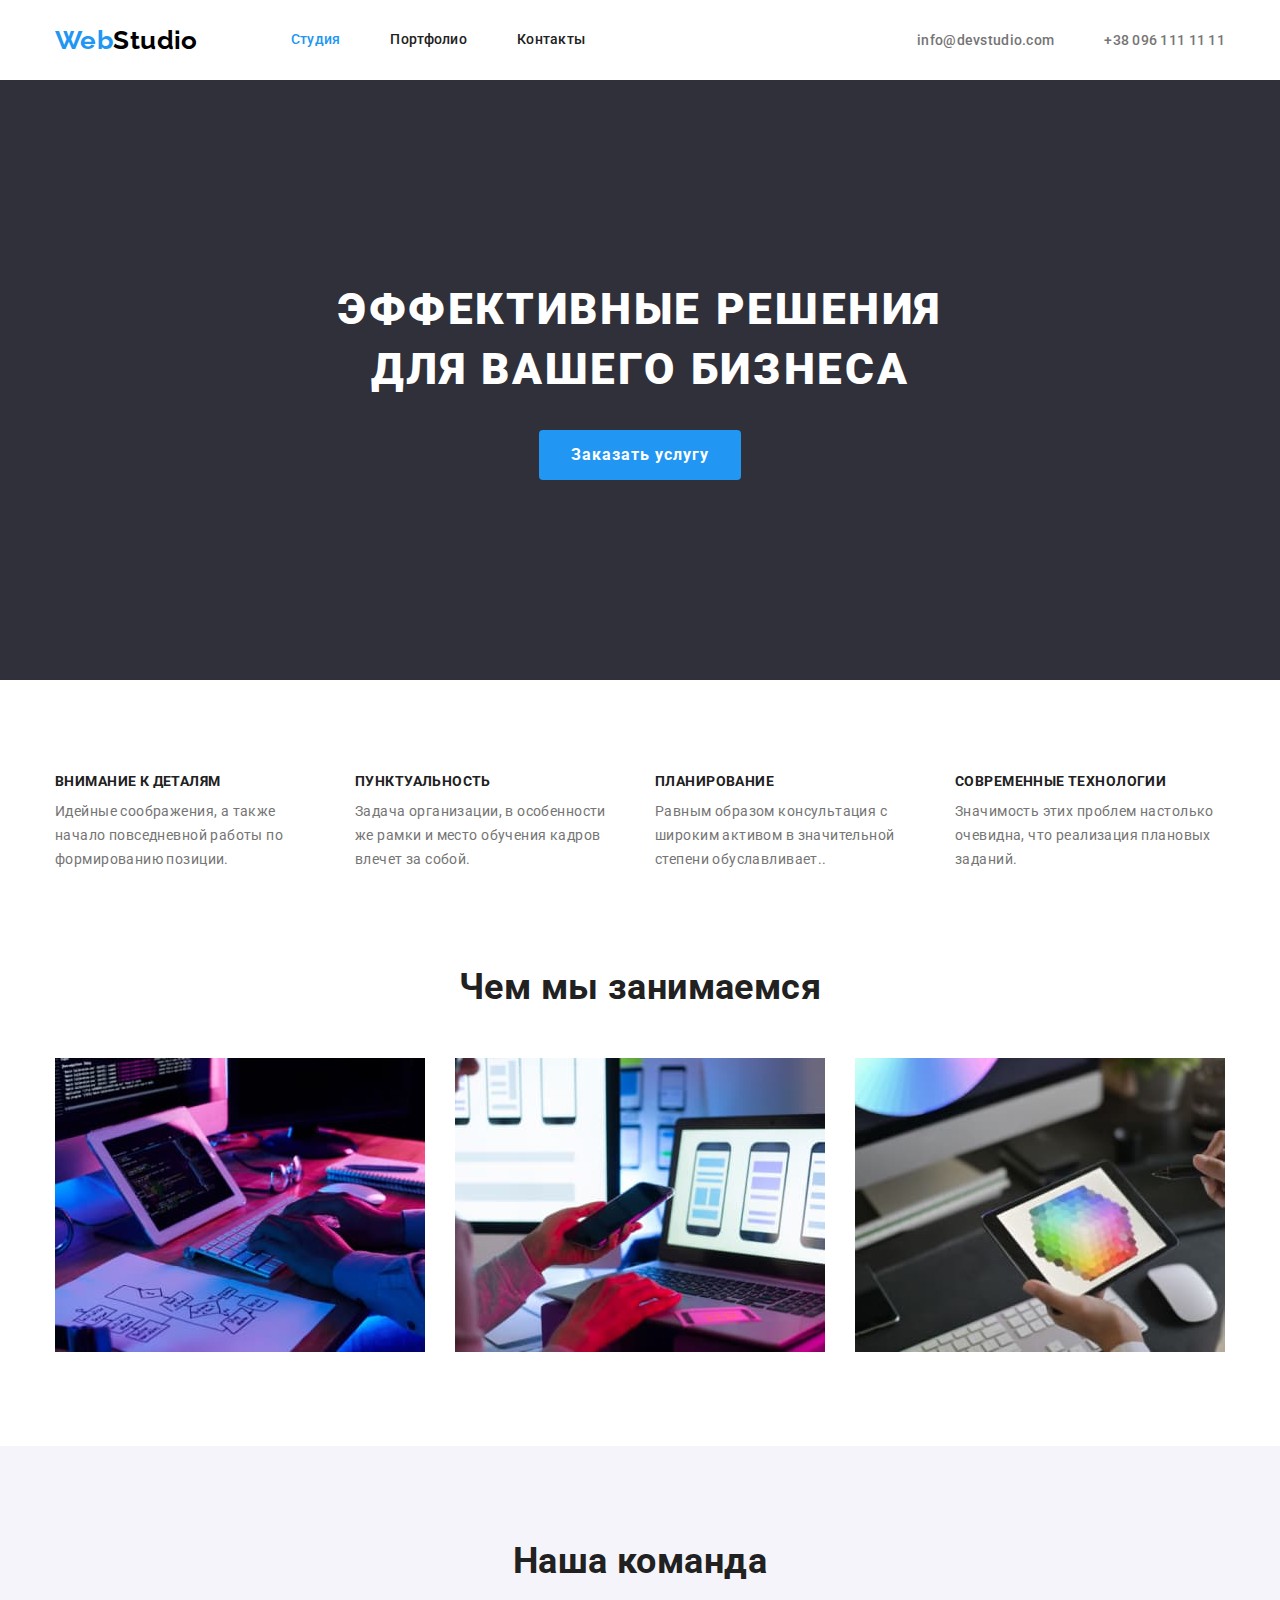
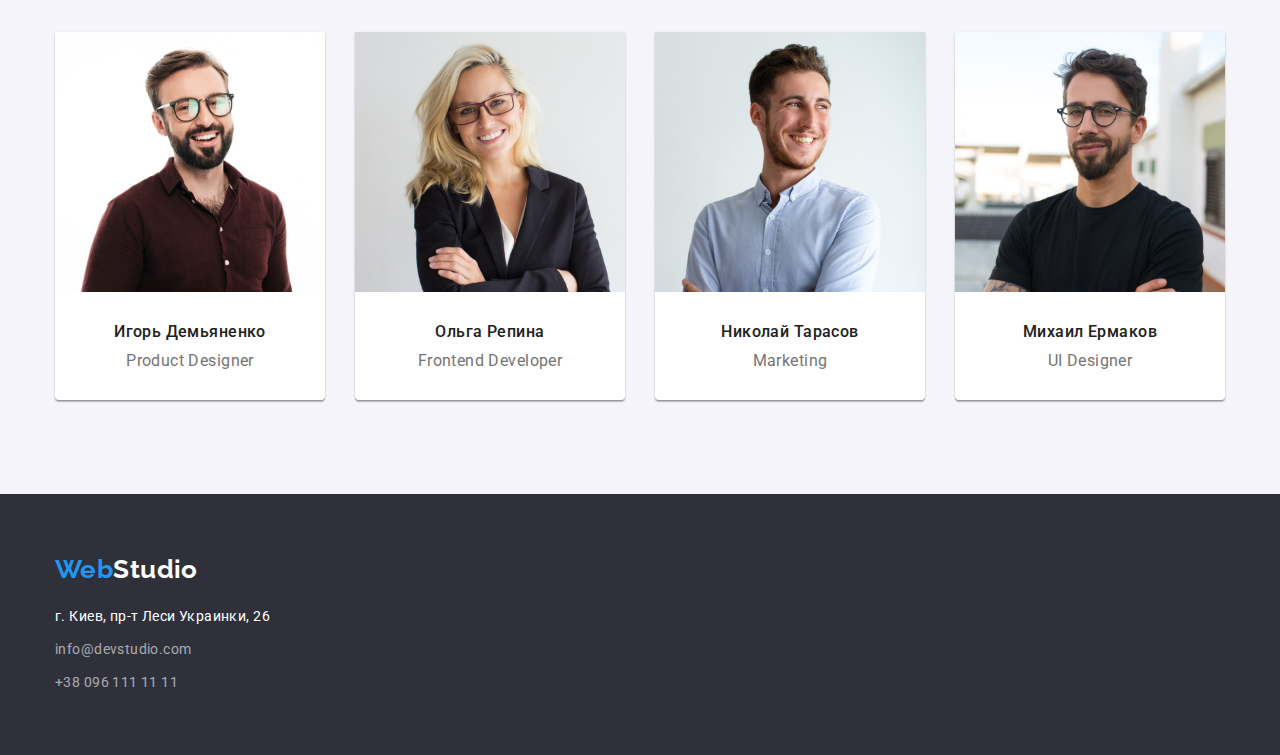
<file: index.html>
<!DOCTYPE html>
<html lang="ru">
  <head>
    <meta charset="UTF-8" />
    <meta http-equiv="X-UA-Compatible" content="IE=edge" />
    <meta name="viewport" content="width=device-width, initial-scale=1.0" />
    <link rel="preconnect" href="https://fonts.googleapis.com" />
    <link rel="preconnect" href="https://fonts.gstatic.com" crossorigin />
    <link
      href="https://fonts.googleapis.com/css2?family=Raleway:wght@700&family=Roboto:wght@400;500;700;900&display=swap"
      rel="stylesheet"
    />
    <link
      rel="stylesheet"
      href="https://cdnjs.cloudflare.com/ajax/libs/modern-normalize/1.1.0/modern-normalize.min.css"
    />
    <link rel="stylesheet" href="./css/styles.css" />
    <title>Студия</title>
  </head>

  <!--Зміст сайту Студії-->

  <body>
    <header class="header-section">
      <div class="container header-container">
        <a class="logo link" href="index.html" lang="en"
          >Web<span class="logo-black">Studio</span></a
        >
        <nav class="header-nav">
          <ul class="header-nav-list list">
            <li class="header-nav-item">
              <a class="header-nav-link active link" href="./index.html">Студия</a>
            </li>
            <li class="header-nav-item">
              <a class="header-nav-link link" href="./portfolio.html">Портфолио</a>
            </li>
            <li class="header-nav-item"><a class="header-nav-link link" href="#">Контакты</a></li>
          </ul>
        </nav>

        <!--Контакти студії-->

        <ul class="header-contact-list">
          <li class="header-contact-item">
            <a class="header-contact-link link" href="mailto:info@devstudio.com"
              >info@devstudio.com</a
            >
          </li>
          <li class="header-contact-item">
            <a class="header-contact-link link" href="tel:+380961111111">+38 096 111 11 11</a>
          </li>
        </ul>
      </div>
    </header>

    <!--Основна інформація сайту студії-->

    <main>
      <section class="section hero">
        <h1 class="hero-title">Эффективные решения для вашего бизнеса</h1>
        <button class="hero-button" type="button">Заказать услугу</button>
      </section>

      <!--Блок інформації про принципи та політику Студії-->

      <section class="section features-section">
        <!--Заголовок для ассистивних технологій-->
        <div class="container">
          <h2 class="sr-only">Наши принципы</h2>
          <ul class="features-list list">
            <li class="features-item">
              <h3 class="features-title">Внимание к деталям</h3>
              <p class="features-text">
                Идейные соображения, а также начало повседневной работы по формированию позиции.
              </p>
            </li>
            <li class="features-item">
              <h3 class="features-title">Пунктуальность</h3>
              <p class="features-text">
                Задача организации, в особенности же рамки и место обучения кадров влечет за собой.
              </p>
            </li>
            <li class="features-item">
              <h3 class="features-title">Планирование</h3>
              <p class="features-text">
                Равным образом консультация с широким активом в значительной степени обуславливает..
              </p>
            </li>
            <li class="features-item">
              <h3 class="features-title">Современные технологии</h3>
              <p class="features-text">
                Значимость этих проблем настолько очевидна, что реализация плановых заданий.
              </p>
            </li>
          </ul>
        </div>
      </section>

      <!--Блок інформації про послуги-->

      <section class="section work-section">
        <div class="container">
          <h2 class="section-title">Чем мы занимаемся</h2>
          <ul class="work-list list">
            <li class="work-item">
              <img
                src="./images/main-page/work-1.jpg"
                alt="Услуга по написанию кода"
                width="370"
                height="294"
              />
            </li>
            <li class="work-item">
              <img
                src="./images/main-page/work-2.jpg"
                alt="Услуга по разработке мобильных приложений"
                width="370"
                height="294"
              />
            </li>
            <li class="work-item">
              <img
                src="./images/main-page/work-3.jpg"
                alt="Услуга раазработки дизайна"
                width="370"
                height="294"
              />
            </li>
          </ul>
        </div>
      </section>

      <!--Блок інформації про співробітників-->

      <section class="section section-team">
        <div class="container">
          <h2 class="section-title">Наша команда</h2>
          <ul class="team-list list">
            <li class="team-item">
              <img
                class="team-unit-photo"
                src="./images/main-page/team-1.jpg"
                alt="Член команды Игорь Демьяненко"
                width="270"
                height="260"
              />
              <div class="team-unit-description">
                <h3 class="team-unit">Игорь Демьяненко</h3>
                <p class="team-profession" lang="en">Product Designer</p>
              </div>
            </li>
            <li class="team-item">
              <img
                class="team-unit-photo"
                src="./images/main-page/team-2.jpg"
                alt="Член команды Ольга Репина"
                width="270"
                height="260"
              />
              <div class="team-unit-description">
                <h3 class="team-unit">Ольга Репина</h3>
                <p class="team-profession" lang="en">Frontend Developer</p>
              </div>
            </li>
            <li class="team-item">
              <img
                class="team-unit-photo"
                src="./images/main-page/team-3.jpg"
                alt="Член команды Николай Тарасов"
                width="270"
                height="260"
              />
              <div class="team-unit-description">
                <h3 class="team-unit">Николай Тарасов</h3>
                <p class="team-profession" lang="en">Marketing</p>
              </div>
            </li>
            <li class="team-item">
              <img
                class="team-unit-photo"
                src="./images/main-page/team-4.jpg"
                alt="Член команды Михаил Ермаков"
                width="270"
                height="260"
              />
              <div class="team-unit-description">
                <h3 class="team-unit">Михаил Ермаков</h3>
                <p class="team-profession" lang="en">UI Designer</p>
              </div>
            </li>
          </ul>
        </div>
      </section>
    </main>

    <!--Футер сайту-->

    <footer class="footer">
      <div class="container">
        <a class="logo link logo-footer" href="./index.html" lang="en"
          >Web<span class="logo-white">Studio</span></a
        >
        <address class="footer-contact">
          <ul class="footer-contact-list list">
            <li class="footer-contact-item">
              <a
                class="footer-contact-adress"
                href="https://goo.gl/maps/XeqfAgBL67WMoKfA7"
                target="_blank"
                rel="noreferrer noopener"
                >г. Киев, пр-т Леси Украинки, 26</a
              >
            </li>
            <li class="footer-contact-item">
              <a class="footer-contact-link" href="mailto:info@devstudio.com">info@devstudio.com</a>
            </li>
            <li class="footer-contact-item">
              <a class="footer-contact-link" href="tel:+380961111111">+38 096 111 11 11</a>
            </li>
          </ul>
        </address>
      </div>
    </footer>
  </body>
</html>
</file>
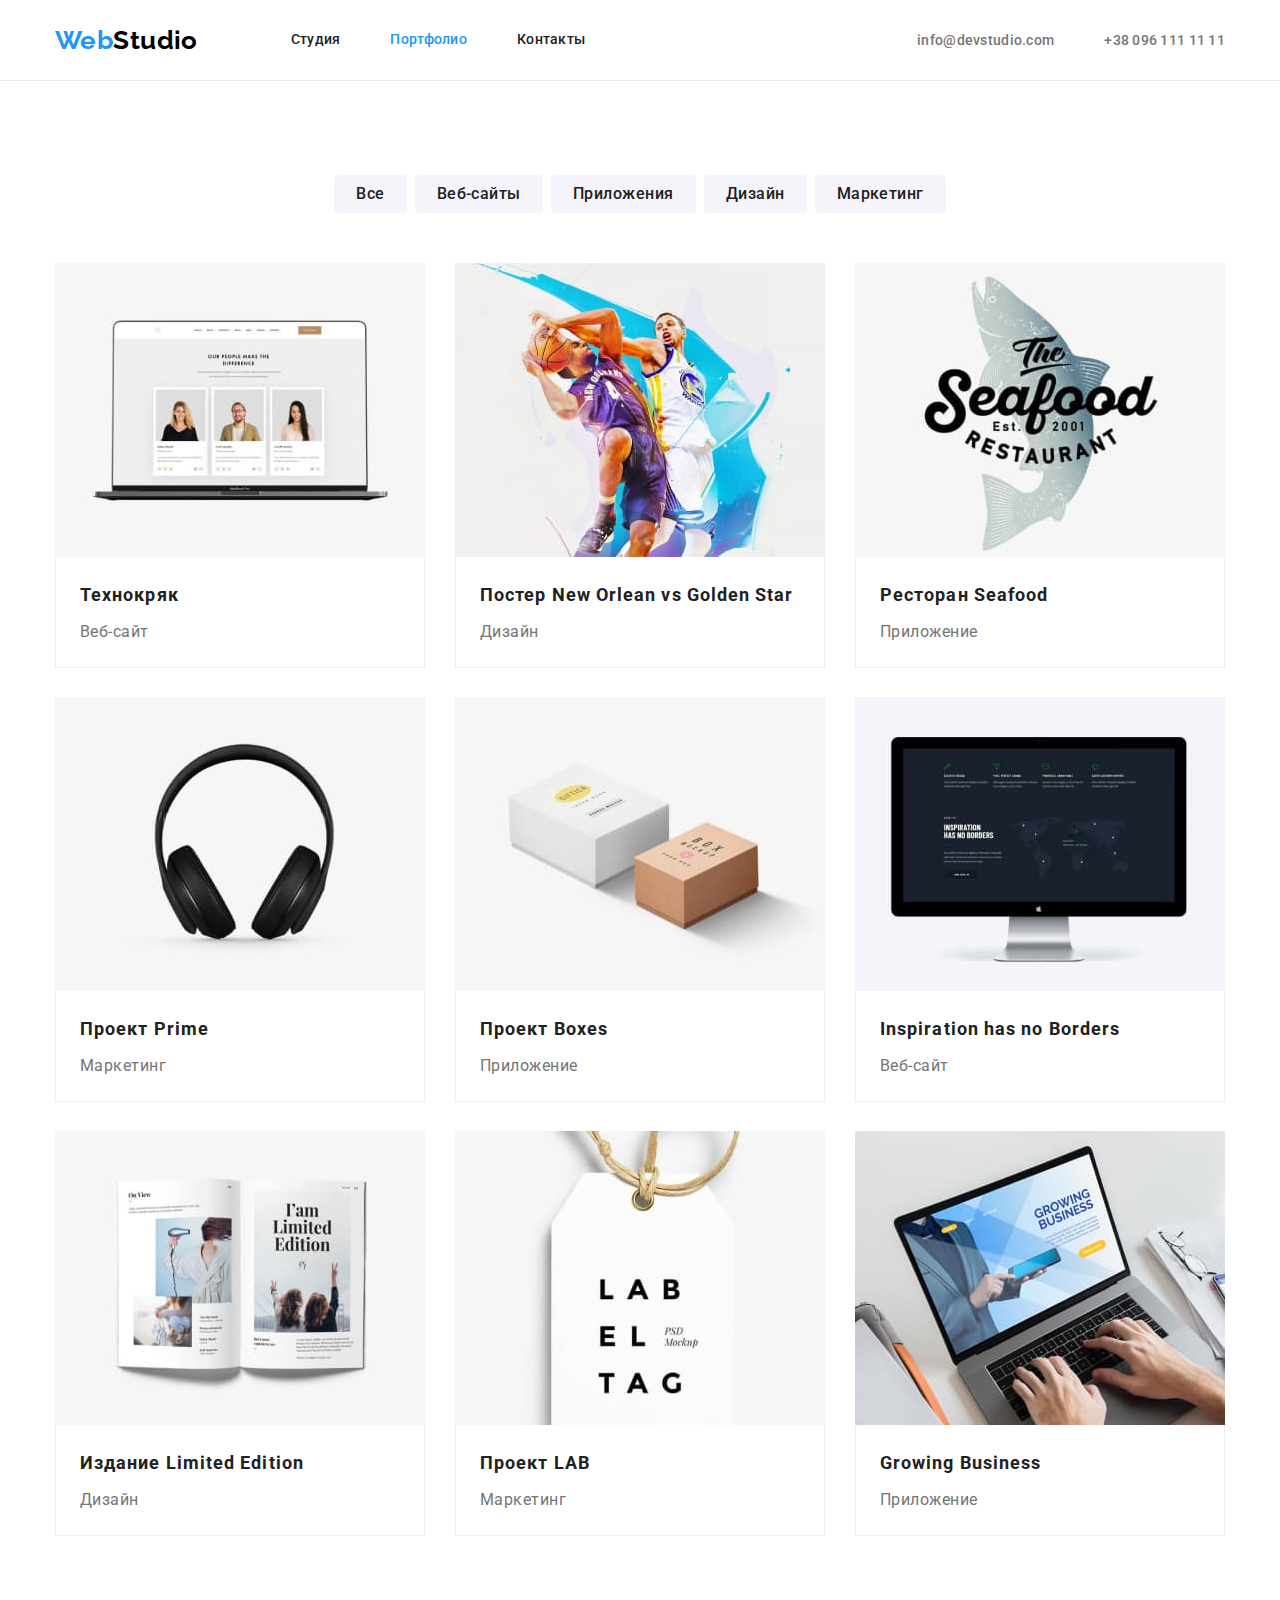
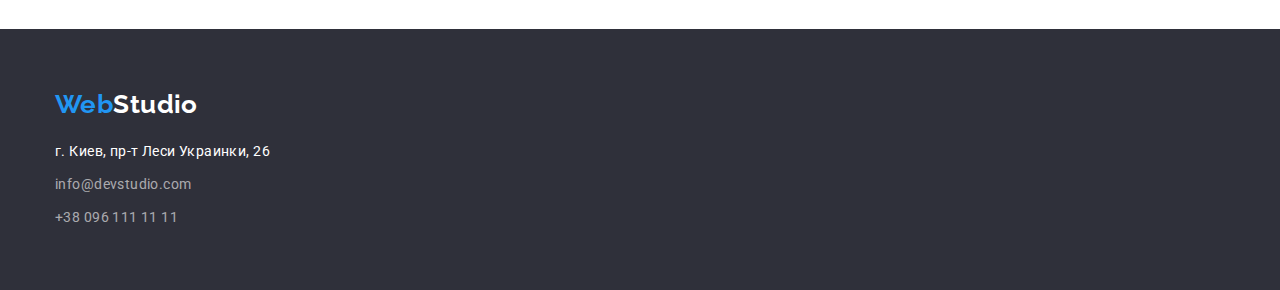
<file: portfolio.html>
<!DOCTYPE html>
<html lang="ru">
  <head>
    <meta charset="UTF-8" />
    <meta http-equiv="X-UA-Compatible" content="IE=edge" />
    <meta name="viewport" content="width=device-width, initial-scale=1.0" />
    <link rel="preconnect" href="https://fonts.googleapis.com" />
    <link rel="preconnect" href="https://fonts.gstatic.com" crossorigin />
    <link
      href="https://fonts.googleapis.com/css2?family=Raleway:wght@700&family=Roboto:wght@400;500;700;900&display=swap"
      rel="stylesheet"
    />
    <link
      rel="stylesheet"
      href="https://cdnjs.cloudflare.com/ajax/libs/modern-normalize/1.1.0/modern-normalize.min.css"
    />
    <link rel="stylesheet" href="./css/styles.css" />
    <title>Портфолио</title>
  </head>

  <!--Зміст сайту Студії-->

  <body>
    <header class="header-section-portfolio">
      <div class="container header-container">
        <a class="logo link" href="index.html" lang="en"
          >Web<span class="logo-black">Studio</span></a
        >
        <nav class="header-nav">
          <ul class="header-nav-list list">
            <li class="header-nav-item">
              <a class="header-nav-link link" href="./index.html">Студия</a>
            </li>
            <li class="header-nav-item">
              <a class="header-nav-link active link" href="./portfolio.html">Портфолио</a>
            </li>
            <li class="header-nav-item"><a class="header-nav-link link" href="#">Контакты</a></li>
          </ul>
        </nav>

        <!--Контакти студії-->

        <ul class="header-contact-list list">
          <li class="header-contact-item">
            <a class="header-contact-link link" href="mailto:info@devstudio.com"
              >info@devstudio.com</a
            >
          </li>
          <li class="header-contact-item">
            <a class="header-contact-link link" href="tel:+380961111111">+38 096 111 11 11</a>
          </li>
        </ul>
      </div>
    </header>

    <!--Основна інформація сторінки портфоліо-->

    <main>
      <section class="section portfolio-section">
        <div class="container">
          <!--Фільтр портфоліо-->
          <h1 class="sr-only">Примеры работ</h1>
          <ul class="potfolio-filtr list">
            <li class="portfolio-filtr-button">
              <button class="portfolio-filtr-button-item" type="button">Все</button>
            </li>
            <li class="portfolio-filtr-button">
              <button class="portfolio-filtr-button-item" type="button">Веб-сайты</button>
            </li>
            <li class="portfolio-filtr-button">
              <button class="portfolio-filtr-button-item" type="button">Приложения</button>
            </li>
            <li class="portfolio-filtr-button">
              <button class="portfolio-filtr-button-item" type="button">Дизайн</button>
            </li>
            <li class="portfolio-filtr-button">
              <button class="portfolio-filtr-button-item" type="button">Маркетинг</button>
            </li>
          </ul>

          <!--Матеріали портфоліо-->

          <ul class="portfolio-list list">
            <li class="portfolio-item">
              <a href="#">
                <div class="portfolio-card-picture">
                  <img
                    src="./images/portfolio/project-1.jpg"
                    alt="Веб-сайт Технокряк"
                    width="370"
                    height="294"
                  />
                </div>
                <div class="portfolio-card-content">
                  <h2 class="portfolio-list-title">Технокряк</h2>
                  <p class="portfolio-list-text">Веб-сайт</p>
                </div>
              </a>
            </li>
            <li class="portfolio-item">
              <a href="#">
                <div class="portfolio-card-picture">
                  <img
                    src="./images/portfolio/project-2.jpg"
                    alt="Дизайн постера баскетболльного матча New Orlean vs Golden Star"
                    width="370"
                    height="294"
                  />
                </div>
                <div class="portfolio-card-content">
                  <h2 class="portfolio-list-title">Постер New Orlean vs Golden Star</h2>
                  <p class="portfolio-list-text">Дизайн</p>
                </div>
              </a>
            </li>
            <li class="portfolio-item">
              <a href="#">
                <div class="portfolio-card-picture">
                  <img
                    src="./images/portfolio/project-3.jpg"
                    alt="Приложение для ресторана Seafood"
                    width="370"
                    height="294"
                  />
                </div>
                <div class="portfolio-card-content">
                  <h2 class="portfolio-list-title">Ресторан Seafood</h2>
                  <p class="portfolio-list-text">Приложение</p>
                </div>
              </a>
            </li>
            <li class="portfolio-item">
              <a href="#">
                <div class="portfolio-card-picture">
                  <img
                    src="./images/portfolio/project-4.jpg"
                    alt="Проект в сфере маркетинга под названием Prime с наушниками"
                    width="370"
                    height="294"
                  />
                </div>
                <div class="portfolio-card-content">
                  <h2 class="portfolio-list-title">Проект Prime</h2>
                  <p class="portfolio-list-text">Маркетинг</p>
                </div>
              </a>
            </li>
            <li class="portfolio-item">
              <a href="#">
                <div class="portfolio-card-picture">
                  <img
                    src="./images/portfolio/project-5.jpg"
                    alt="Приложение для проекта Boxes"
                    width="370"
                    height="294"
                  />
                </div>
                <div class="portfolio-card-content">
                  <h2 class="portfolio-list-title">Проект Boxes</h2>
                  <p class="portfolio-list-text">Приложение</p>
                </div>
              </a>
            </li>
            <li class="portfolio-item">
              <a href="#">
                <div class="portfolio-card-picture">
                  <img
                    src="./images/portfolio/project-6.jpg"
                    alt="Веб-сайт Inspiration has no Borders на черном фоне"
                    width="370"
                    height="294"
                  />
                </div>
                <div class="portfolio-card-content">
                  <h2 class="portfolio-list-title">Inspiration has no Borders</h2>
                  <p class="portfolio-list-text">Веб-сайт</p>
                </div>
              </a>
            </li>
            <li class="portfolio-item">
              <a href="#">
                <div class="portfolio-card-picture">
                  <img
                    src="./images/portfolio/project-7.jpg"
                    alt="Дизайн для издания Limited Edition"
                    width="370"
                    height="294"
                  />
                </div>
                <div class="portfolio-card-content">
                  <h2 class="portfolio-list-title">Издание Limited Edition</h2>
                  <p class="portfolio-list-text">Дизайн</p>
                </div>
              </a>
            </li>
            <li class="portfolio-item">
              <a href="#">
                <div class="portfolio-card-picture">
                  <img
                    src="./images/portfolio/project-8.jpg"
                    alt="Проект в сфере маркетинга под названием LAB"
                    width="370"
                    height="294"
                  />
                </div>
                <div class="portfolio-card-content">
                  <h2 class="portfolio-list-title">Проект LAB</h2>
                  <p class="portfolio-list-text">Маркетинг</p>
                </div>
              </a>
            </li>
            <li class="portfolio-item">
              <a href="#">
                <div class="portfolio-card-picture">
                  <img
                    src="./images/portfolio/project-9.jpg"
                    alt="Приложение Growing Business"
                    width="370"
                    height="294"
                  />
                </div>
                <div class="portfolio-card-content">
                  <h2 class="portfolio-list-title">Growing Business</h2>
                  <p class="portfolio-list-text">Приложение</p>
                </div>
              </a>
            </li>
          </ul>
        </div>
      </section>
    </main>

    <!--Футер сайту-->

    <footer class="footer">
      <div class="container">
        <a class="logo link logo-footer" href="./index.html" lang="en"
          >Web<span class="logo-white">Studio</span></a
        >
        <address class="footer-contact">
          <ul class="footer-contact-list list">
            <li class="footer-contact-item">
              <a
                class="footer-contact-adress"
                href="https://goo.gl/maps/XeqfAgBL67WMoKfA7"
                target="_blank"
                rel="noreferrer noopener"
                >г. Киев, пр-т Леси Украинки, 26</a
              >
            </li>
            <li class="footer-contact-item">
              <a class="footer-contact-link" href="mailto:info@devstudio.com">info@devstudio.com</a>
            </li>
            <li class="footer-contact-item">
              <a class="footer-contact-link" href="tel:+380961111111">+38 096 111 11 11</a>
            </li>
          </ul>
        </address>
      </div>
    </footer>
  </body>
</html>
</file>
<file: css/styles.css>
/* Головний псевдоклас для перемінних */
:root {
  --primary-text-color: #212121;
  --secondary-text-color: #757575;
  --white-text-color: #ffffff;
  --accent-color: #2196f3;
  --black-logo-color: #000000;
  --footer-text-color: rgba(255, 255, 255, 0.6);
  --white-background-color: #ffffff;
  --hero-background-color: #2f303a;
  --team-background-color: #f5f4fa;
  --hero-button-focus: #1e7cc9;
}

/* основний клас */
html {
  box-sizing: border-box;
  margin: 0 auto;
}

body {
  font-family: Roboto, sans-serif;
  font-size: 14px;
  line-height: 1.71;
  letter-spacing: 0.03em;
  background-color: var(--white-background-color);
  color: var(--primary-text-color);
}

address {
  font-style: normal;
}

/* Прибираю оформлення посилання */

a {
  text-decoration: none;
}

/* Прибираю точки в списку */

ul {
  list-style-type: none;
}

/* зображення переводи з лінійних в блочні */

img {
  display: block;
  max-width: 100%;
}

/* прибираєм зайве в посилланнях та списку */
.link {
  text-decoration: none;
}
.list {
  list-style: none;
  padding-left: 0;
  margin: 0;
}

/* Оформлення логотипу */
.logo {
  display: flex;
  align-items: center;
  font-family: 'Raleway', sans-serif;
  font-style: normal;
  font-weight: 700;
  font-size: 26px;
  line-height: 1.19;
  color: var(--accent-color);
}

/* Оформлення заголовків */
.section-title {
  font-weight: 700;
  font-size: 36px;
  line-height: 1.17;
  text-align: center;
  color: var(--primary-text-color);
  margin-bottom: 50px;
}

/* Ховаємо непотрібні заголовки screen reader only */
.sr-only {
  position: absolute;
  width: 1px;
  height: 1px;
  margin: -1px;
  border: 0;
  padding: 0;
  white-space: nowrap;
  clip-path: inset(100%);
  clip: rect(0 0 0 0);
  overflow: hidden;
}

.container {
  width: 1200px;
  padding-left: 15px;
  padding-right: 15px;
  margin: 0 auto;
}

.section {
  padding-top: 94px;
  padding-bottom: 94px;
}

/* Оформллення хедера */
.logo-black {
  color: var(--black-logo-color);
}

.header-nav,
.header-contact-list {
  display: flex;
  align-items: center;
}

.header-nav-link {
  font-weight: 500;
  line-height: 1.14;
  letter-spacing: 0.02em;
  padding-top: 32px;
  padding-bottom: 32px;
  color: var(--primary-text-color);
}

.header-nav-item {
  display: block;
  color: var(--title-text-color);
  font-weight: 500;
  line-height: 1.14;
  letter-spacing: 0.02em;
  margin-right: 50px;
}

.header-nav-item:last-child {
  margin-right: 0px;
}

.header-nav-list {
  display: flex;
}

.header-nav {
  margin-left: 93px;
}

.header-contact-list {
  display: flex;
  margin-left: auto;
}

.header-contact-item {
  margin-right: 50px;
}

.header-contact-item:last-child {
  margin-right: 0px;
}

.header-contact-link {
  display: block;
  padding-top: 32px;
  padding-bottom: 32px;
  font-weight: 500;
  line-height: 16px;
  letter-spacing: 0.02em;
  color: var(--secondary-text-color);
}

.header-nav-link:hover,
.header-nav-link:focus,
.header-contact-link:hover,
.header-contact-link:focus {
  color: var(--accent-color);
}

.active {
  color: var(--accent-color);
}

.header-section-portfolio {
  border-bottom: 1px solid rgb(236, 236, 236);
}

.header-container {
  display: flex;
}

/* Оформлення футера */
.footer {
  background-color: var(--hero-background-color);
  padding-top: 60px;
  padding-bottom: 60px;
}

.logo-footer {
  display: block;
  margin-bottom: 20px;
}

.footer-contact-adress {
  font-family: 'Roboto', sans-serif;
  font-style: normal;
  font-weight: 400;
  line-height: 1.71;
  letter-spacing: 0.03em;
  color: var(--white-text-color);
  text-decoration: none;
  display: block;
  padding: 0;
  margin: 0;
}

.footer-contact-link {
  font-family: 'Roboto', sans-serif;
  font-style: normal;
  font-weight: 400;
  line-height: 1.71;
  letter-spacing: 0.03em;
  color: var(--footer-text-color);
  text-decoration: none;
  display: block;
  padding: 0;
  margin: 0;
}

.footer-contact-link:hover,
.footer-contact-link:focus,
.footer-contact-adress:hover,
.footer-contact-adress:focus {
  color: var(--accent-color);
}

.footer-contact-item {
  margin-bottom: 9px;
}

.footer-contact-item:last-child {
  margin-bottom: 0;
}

.logo-white {
  color: var(--white-text-color);
}

/* ГОЛОВНА СТОРІНКА СТУДІЇ */

/* Оформлення Героя */

.hero {
  background-color: var(--hero-background-color);
  text-align: center;
  padding-top: 200px;
  padding-bottom: 200px;
}

.hero-title {
  max-width: 700px;
  margin: 0 auto;
  margin-bottom: 30px;
  font-weight: 900;
  font-size: 44px;
  line-height: 1.36;
  text-align: center;
  letter-spacing: 0.06em;
  text-transform: uppercase;
  color: var(--white-text-color);
}

.hero-button {
  display: inline-block;
  border: none;
  border-radius: 4px;
  padding: 10px 32px;
  font-family: 'Roboto';
  font-weight: 700;
  font-size: 16px;
  line-height: 1.88;
  align-items: center;
  text-align: center;
  letter-spacing: 0.06em;
  background-color: var(--accent-color);
  color: var(--white-text-color);
  cursor: pointer;
}

.hero-button:hover,
.hero-button:focus {
  background-color: var(--hero-button-focus);
  color: var(--white-text-color);
}

/* Блок інформації про принципи та політику Студії */
.features-section {
  padding-bottom: 0;
}

.features-title {
  font-size: 14px;
  font-weight: 700;
  line-height: 1.14;
  letter-spacing: 0.03em;
  text-transform: uppercase;
  margin-bottom: 10px;
}

.features-list {
  display: flex;
}

.features-item {
  max-width: 270px;
  margin-right: 30px;
}

.features-item:last-child {
  margin-right: 0;
}

.features-text {
  line-height: 1.71;
  color: var(--secondary-text-color);
}

/* ОФОРМЛЕННЯ СЕКЦІЇ ПОСЛУГ */
.work-list {
  display: flex;
}

.work-item {
  margin-right: 30px;
}

.work-item:last-child {
  margin-right: 0;
}

/* Оформлення команди */
.section-team {
  background-color: var(--team-background-color);
}

.team-list {
  display: flex;
}

.team-item {
  margin-right: 30px;
  background-color: var(--white-background-color);
  box-shadow: 0px 1px 3px rgba(0, 0, 0, 0.12), 0px 1px 1px rgba(0, 0, 0, 0.14),
    0px 2px 1px rgba(0, 0, 0, 0.2);
  border-radius: 0px 0px 4px 4px;
}

.team-item:last-child {
  margin-right: 0;
}

.team-unit-description {
  padding: 30px;
}

.team-unit {
  font-weight: 500;
  font-size: 16px;
  line-height: 1.19;
  text-align: center;
  margin-bottom: 10px;
}

.team-profession {
  font-size: 16px;
  line-height: 1.19;
  text-align: center;
  color: var(--secondary-text-color);
}

/* ОСОБЛИВОСТІ СТОРІНКИ ПОРТФОЛІО */
.potfolio-filtr {
  display: flex;
  justify-content: center;
  margin-bottom: 50px;
}

.portfolio-filtr-button-item {
  display: inline-block;
  border: none;
  border-radius: 4px;
  padding: 6px 22px;
  font-family: 'Roboto';
  font-weight: 500;
  font-size: 16px;
  line-height: 1.62;
  text-align: center;
  letter-spacing: 0.03em;
  background-color: var(--team-background-color);
  color: var(--primary-text-color);
  cursor: pointer;
}

.portfolio-filtr-button {
  margin-right: 8px;
}

.portfolio-filtr-button:last-child {
  margin-right: 0;
}

.portfolio-filtr-button-item:hover,
.portfolio-filtr-button-item:focus {
  background-color: var(--accent-color);
  color: var(--white-text-color);
}

.portfolio-list {
  display: flex;
  flex-wrap: wrap;
}

.portfolio-card-content {
  padding: 20px 24px;
  border: 1px solid #eeeeee;
  border-top: none;
}

.portfolio-item {
  width: calc((100%-60px) / 3);
  margin-right: 30px;
  margin-bottom: 30px;
  background: #fff;
  width: 370px;
  height: 404px;
}

.portfolio-item:nth-child(3n) {
  margin-right: 0;
}
.portfolio-item:nth-last-child(-n + 3) {
  margin-bottom: 0;
}

.portfolio-list-title {
  font-weight: 700;
  font-size: 18px;
  line-height: 2;
  letter-spacing: 0.06em;
  color: var(--primary-text-color);
  margin-bottom: 4px;
}

.portfolio-list-text {
  font-size: 16px;
  line-height: 1.88;
  letter-spacing: 0.03em;
  color: var(--secondary-text-color);
}

/* Прибираємо всі відступи (обнуляємо показники) */
h1,
h1,
h2,
h3,
h4,
h5,
h6,
p {
  margin: 0;
}

ul,
li {
  margin: 0;
  padding: 0;
}
</file>
